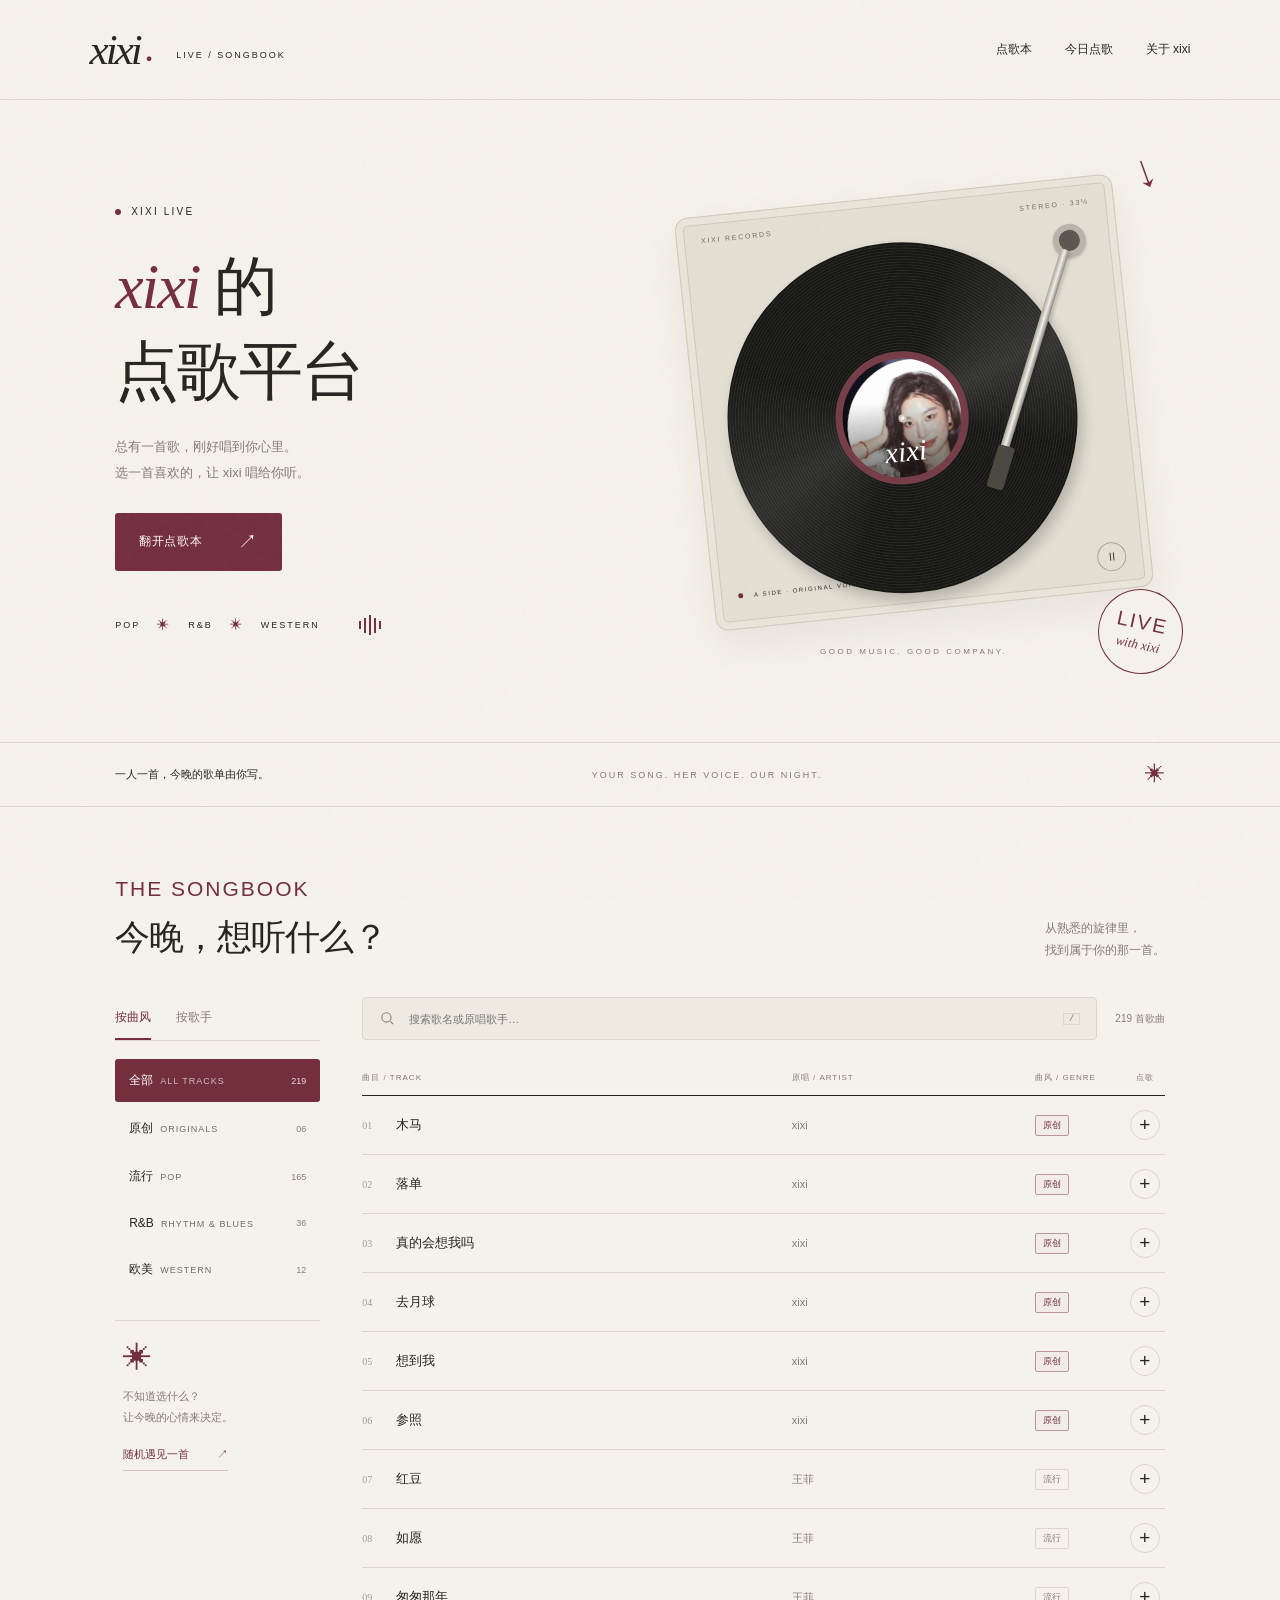
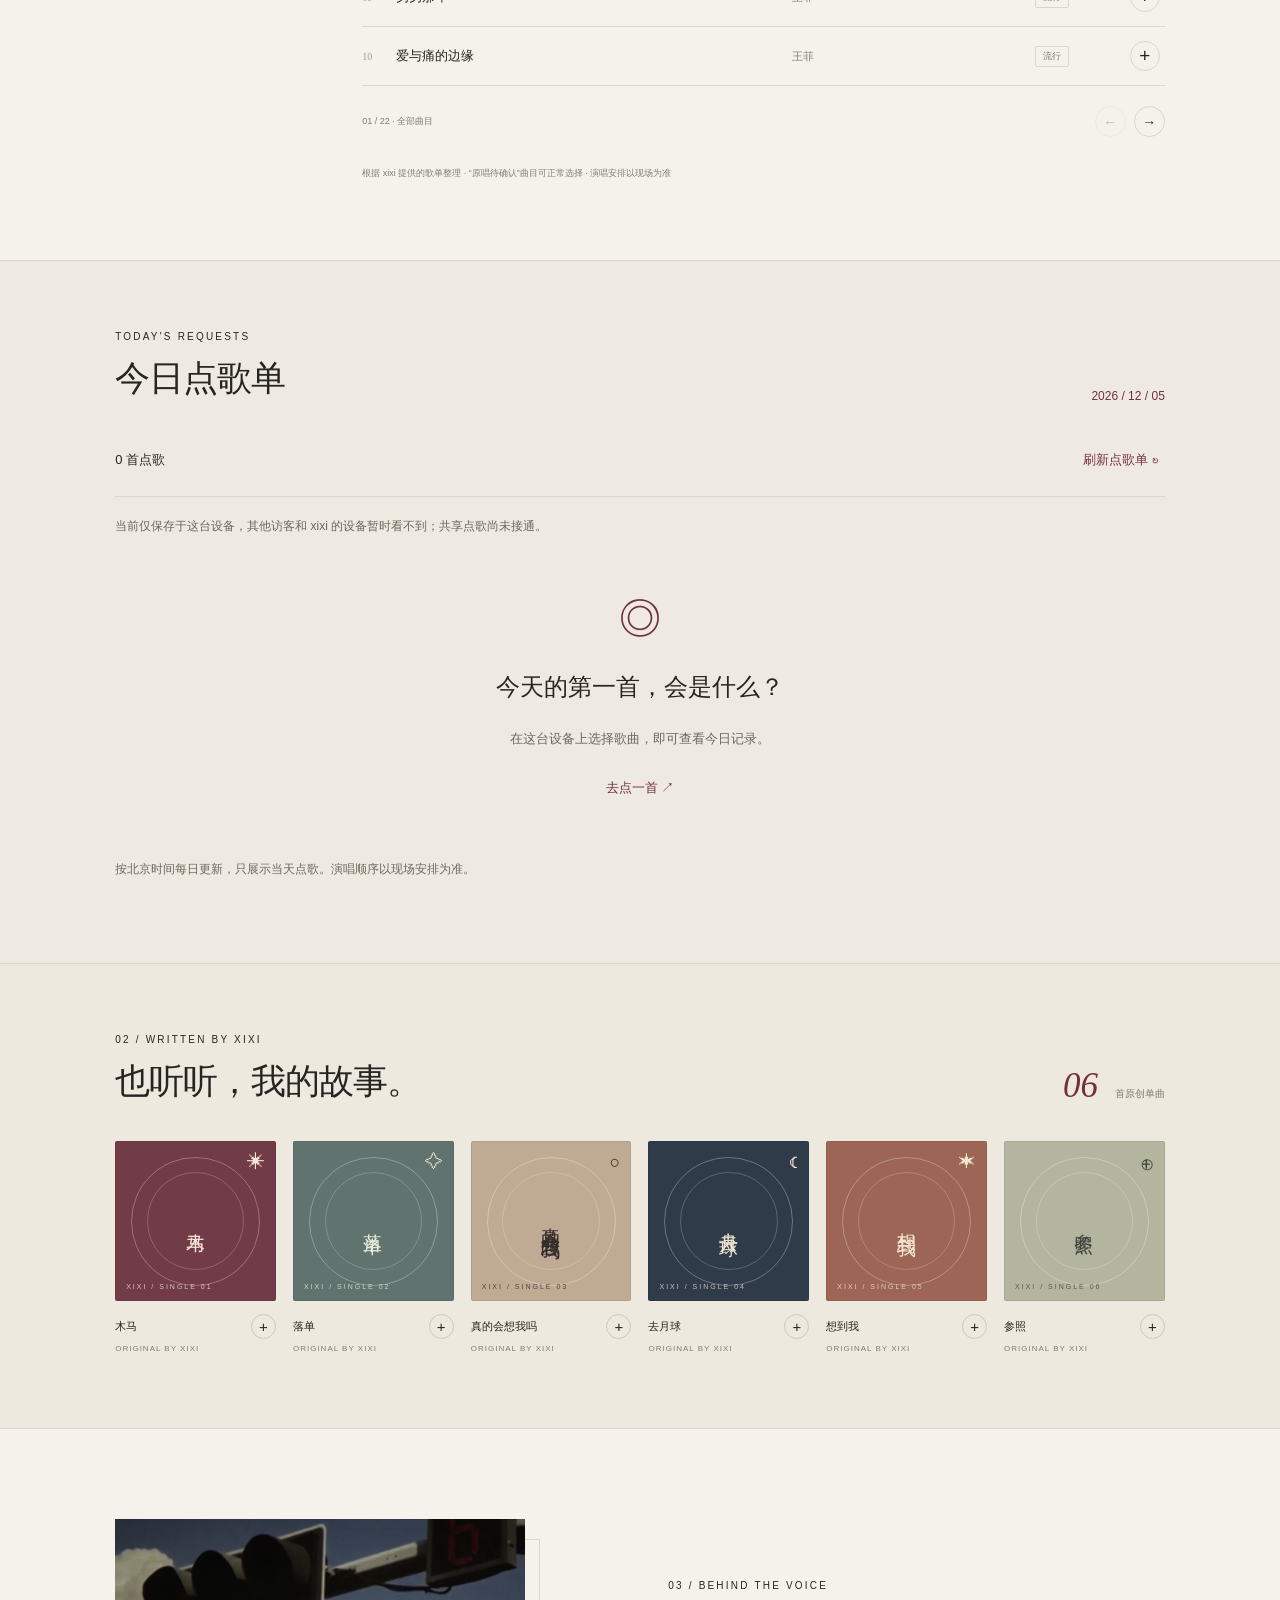
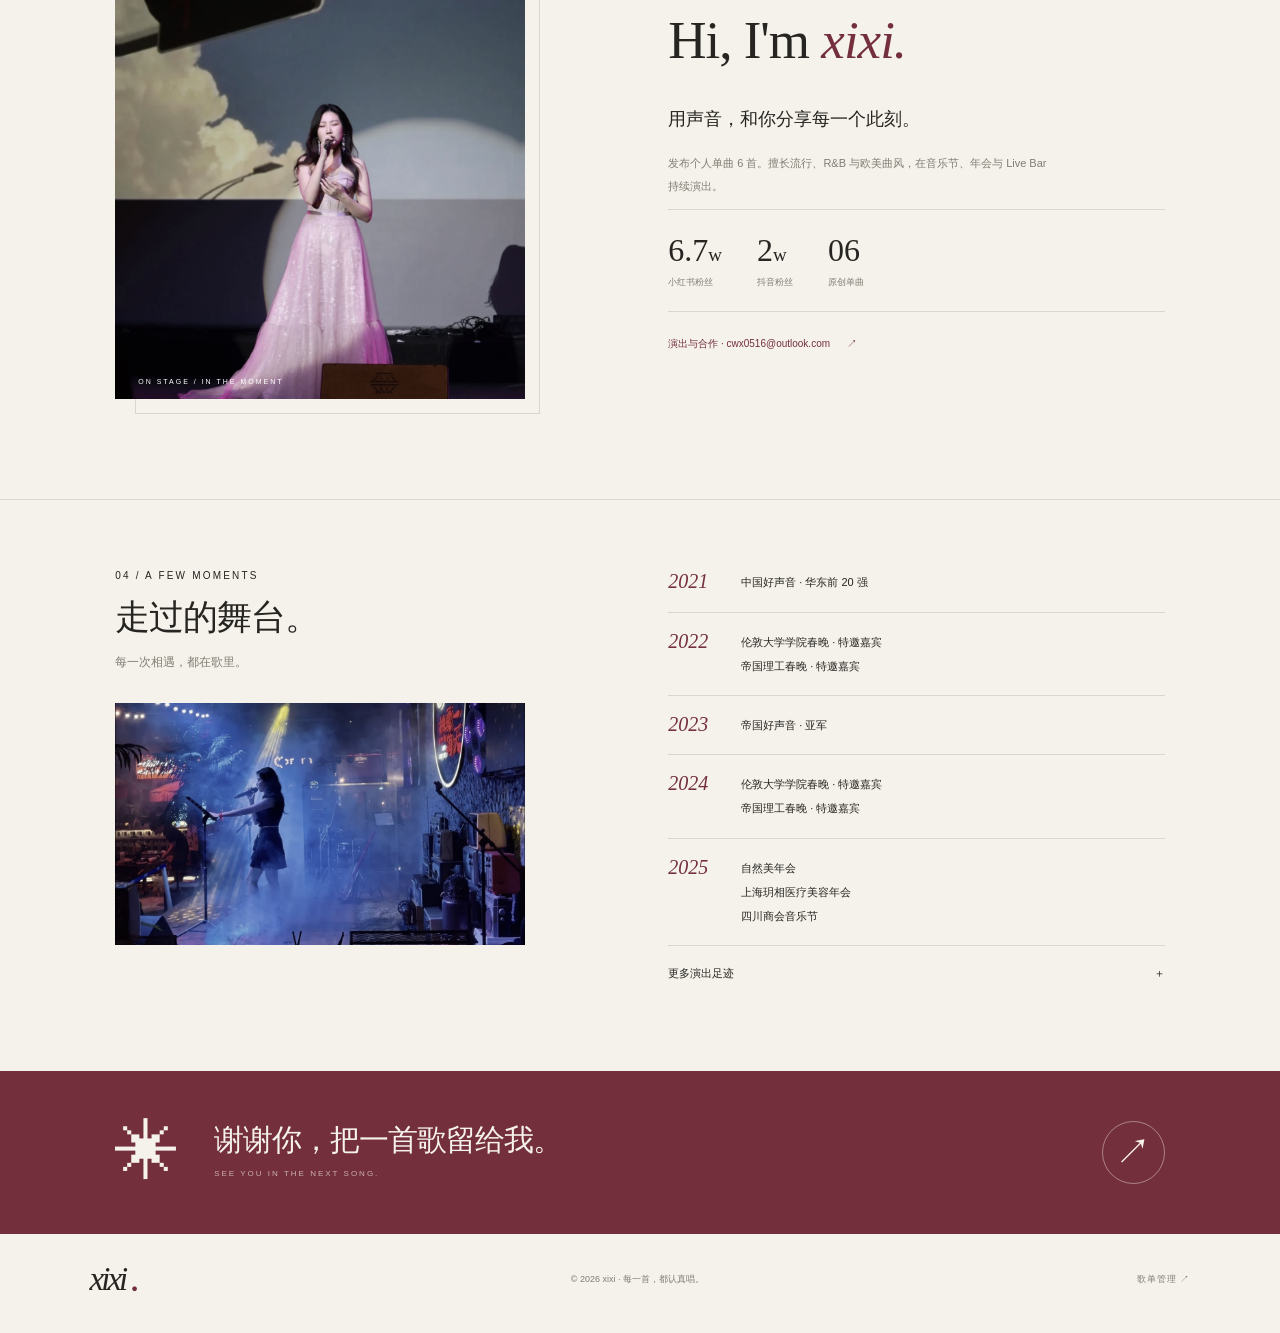
<file: index.html>
<!doctype html>
<html lang="zh-CN">
<head>
  <meta charset="UTF-8">
  <meta name="viewport" content="width=device-width, initial-scale=1">
  <meta name="theme-color" content="#f5f2eb">
  <meta name="description" content="xixi 的点歌平台。按歌手或曲风浏览原创、华语流行、R&B 与欧美歌单，选择歌曲并填写点歌信息。">
  <title>xixi 的点歌平台</title>
  <link rel="icon" href="assets/favicon.svg" type="image/svg+xml">
  <link rel="stylesheet" href="styles.css">
  <link rel="stylesheet" href="mobile.css">
  <script defer src="songs.js"></script>
  <script defer src="queue-config.js"></script>
  <script defer src="app.js"></script>
</head>
<body>
  <header class="header">
    <a class="wordmark" href="#" aria-label="xixi 首页">xixi<span class="brand-dot">●</span><span class="brand-note">LIVE / SONGBOOK</span></a>
    <nav aria-label="主导航"><a class="nav-link active" href="#songbook">点歌本</a><a class="nav-link" href="#today">今日点歌</a><a class="nav-link" href="#about">关于 xixi</a></nav>
  </header>
  <main>
    <section class="hero">
      <div class="hero-copy">
        <div class="eyebrow"><span class="status-dot"></span> XIXI LIVE</div>
        <h1><span class="italic">xixi</span> 的<br>点歌平台</h1>
        <p class="hero-sub">总有一首歌，刚好唱到你心里。<br>选一首喜欢的，让 xixi 唱给你听。</p>
        <a class="primary" href="#songbook">翻开点歌本 <span>↗</span></a>
        <div class="hero-bottom"><span>POP</span><i>✳</i><span>R&B</span><i>✳</i><span>WESTERN</span><div class="tiny-wave"><b></b><b></b><b></b><b></b><b></b></div></div>
      </div>
      <div class="turntable-wrap">
        <div class="handwritten">a song for you <span>↘</span></div>
        <div class="turntable">
          <div class="deck-top"><span>XIXI RECORDS</span><span>STEREO · 33⅓</span></div>
          <div class="vinyl" id="vinyl"><div class="vinyl-label"><img src="assets/portrait.webp" alt="歌手 xixi 的肖像" fetchpriority="high"><div class="label-overlay"></div><span>xixi</span><i class="spindle"></i></div></div>
          <div class="tonearm"><div class="arm-pivot"></div><div class="arm-shaft"></div><div class="arm-head"></div></div>
          <div class="deck-bottom"><span><i class="deck-light"></i> A SIDE · ORIGINAL VOICE</span><button id="spin-toggle" class="spin-toggle" aria-label="暂停黑胶旋转" aria-pressed="false">Ⅱ</button></div>
        </div>
        <span class="record-caption">GOOD MUSIC. GOOD COMPANY.</span><div class="hero-stamp">LIVE<br><span>with xixi</span></div>
      </div>
    </section>
    <div class="ribbon"><span>一人一首，今晚的歌单由你写。</span><span class="ribbon-en">YOUR SONG. HER VOICE. OUR NIGHT.</span><span>✳</span></div>
    <section id="songbook" class="songbook section">
      <div class="section-head"><div><div class="eyebrow songbook-title">THE SONGBOOK</div><h2>今晚，想听什么？</h2></div><p>从熟悉的旋律里，<br>找到属于你的那一首。</p></div>
      <div class="songbook-layout">
        <aside class="filter-sidebar">
          <div class="mode-tabs" role="tablist" aria-label="分类方式"><button class="selected" id="style-tab" role="tab" aria-selected="true">按曲风</button><button id="artist-tab" role="tab" aria-selected="false">按歌手</button></div>
          <div id="filters" class="filters" aria-label="歌曲分类"></div>
          <div class="side-note"><span>✳</span><p>不知道选什么？<br>让今晚的心情来决定。</p><button id="random-song">随机遇见一首 <span>↗</span></button></div>
        </aside>
        <div class="song-content">
          <div class="search-row"><label class="search"><svg viewBox="0 0 24 24" aria-hidden="true"><circle cx="10.5" cy="10.5" r="6.5"></circle><path d="m16 16 4 4"></path></svg><input id="search" type="search" placeholder="搜索歌名或原唱歌手…" aria-label="搜索歌名或原唱歌手"><kbd>/</kbd></label><span id="result-count"></span></div>
          <div class="list-header"><span>曲目 / TRACK</span><span>原唱 / ARTIST</span><span>曲风 / GENRE</span><span>点歌</span></div>
          <div id="song-list" class="song-list"></div>
          <div class="list-footer"><span id="page-info"></span><div><button id="prev-page" aria-label="上一页">←</button><button id="next-page" aria-label="下一页">→</button></div></div>
          <p class="repertoire-note">根据 xixi 提供的歌单整理 · “原唱待确认”曲目可正常选择 · 演唱安排以现场为准</p>
        </div>
      </div>
    </section>
    <section id="today" class="today section">
      <div class="section-head"><div><div class="eyebrow">TODAY'S REQUESTS</div><h2>今日点歌单</h2></div><span id="queue-date" class="queue-date"></span></div>
      <div class="queue-toolbar"><span id="queue-count">0 首点歌</span><button id="refresh-queue" type="button">刷新点歌单 ↻</button></div>
      <p id="queue-status" class="queue-status" role="status"></p>
      <div id="today-list" class="today-list"></div>
      <p class="queue-note">按北京时间每日更新，只展示当天点歌。演唱顺序以现场安排为准。</p>
    </section>
    <section class="originals section" id="originals">
      <div class="section-head"><div><div class="eyebrow">02 / WRITTEN BY XIXI</div><h2>也听听，我的故事。</h2></div><span class="original-count">06 <small>首原创单曲</small></span></div>
      <div class="original-grid" id="original-grid"></div>
    </section>
    <section id="about" class="about section">
      <div class="about-photo"><img src="assets/stage.webp" alt="xixi 穿粉色礼服在舞台上演唱"><span class="photo-caption">ON STAGE / IN THE MOMENT</span></div>
      <div class="about-copy"><div class="eyebrow">03 / BEHIND THE VOICE</div><h2>Hi, I'm <em>xixi.</em></h2><p class="intro">用声音，和你分享每一个此刻。</p><p class="bio">发布个人单曲 6 首。擅长流行、R&B 与欧美曲风，在音乐节、年会与 Live Bar 持续演出。</p><div class="social-stats"><div><strong>6.7<small>w</small></strong><span>小红书粉丝</span></div><div><strong>2<small>w</small></strong><span>抖音粉丝</span></div><div><strong>06</strong><span>原创单曲</span></div></div><a class="text-link" href="mailto:cwx0516@outlook.com">演出与合作 · cwx0516@outlook.com <span>↗</span></a></div>
    </section>
    <section class="experience section">
      <div><div class="eyebrow">04 / A FEW MOMENTS</div><h2>走过的舞台。</h2><p>每一次相遇，都在歌里。</p><div class="live-photo"><img src="assets/live.webp" alt="xixi 在蓝色灯光下的音乐酒馆演出"></div></div>
      <div class="timeline"><div><span>2021</span><p>中国好声音 · 华东前 20 强</p></div><div><span>2022</span><p>伦敦大学学院春晚 · 特邀嘉宾<br>帝国理工春晚 · 特邀嘉宾</p></div><div><span>2023</span><p>帝国好声音 · 亚军</p></div><div><span>2024</span><p>伦敦大学学院春晚 · 特邀嘉宾<br>帝国理工春晚 · 特邀嘉宾</p></div><div><span>2025</span><p>自然美年会<br>上海玥相医疗美容年会<br>四川商会音乐节</p></div><details><summary>更多演出足迹 <span>＋</span></summary><p>城邦 c&b 民谣庭院酒馆 · Mai rnb bar · 春日尧 music bar · 杜鹃妹儿音乐酒馆 · 驻定不烦小酒馆 · 言欢 live bar · perrys</p></details></div>
    </section>
    <section class="closing"><span class="closing-star">✳</span><div><h2>谢谢你，把一首歌留给我。</h2><p>SEE YOU IN THE NEXT SONG.</p></div><a href="#songbook" aria-label="返回点歌本">↗</a></section>
  </main>
  <footer><a class="wordmark" href="#">xixi<span class="brand-dot">●</span></a><span>© <span id="year"></span> xixi · 每一首，都认真唱。</span><a href="admin.html">歌单管理 ↗</a></footer>
  <div id="request-bar" class="request-bar" hidden><div><span class="bar-disc">◎</span><div><strong>你的点歌单</strong><span id="selection-summary"></span></div></div><button id="open-request" class="primary">填写点歌信息 <span>↗</span></button></div>
  <dialog id="request-dialog"><button class="dialog-close" id="close-dialog" aria-label="关闭点歌窗口">×</button><div class="eyebrow">A LITTLE REQUEST</div><h2>这首歌，唱给谁？</h2><p class="dialog-sub">选好歌曲，加入今日点歌单。</p><div id="selected-songs" class="selected-songs"></div><form id="request-form"><div class="form-row"><label>你的昵称<input name="nickname" maxlength="40" placeholder="怎么称呼你？" autocomplete="nickname"></label><label>桌号 / 位置<input name="table" maxlength="40" placeholder="例如：A03 桌"></label></div><label>想说的话 <span class="optional">选填</span><textarea name="message" maxlength="500" rows="3" placeholder="送给某个人，或留一句今晚的心情…"></textarea></label><div class="delivery-note" id="delivery-note"></div><button id="submit-request" type="submit" class="primary full">加入今日点歌单 <span>↗</span></button><div id="form-status" role="status"></div></form></dialog>
  <div class="toast" id="toast" role="status"></div>
</body>
</html>
</file>
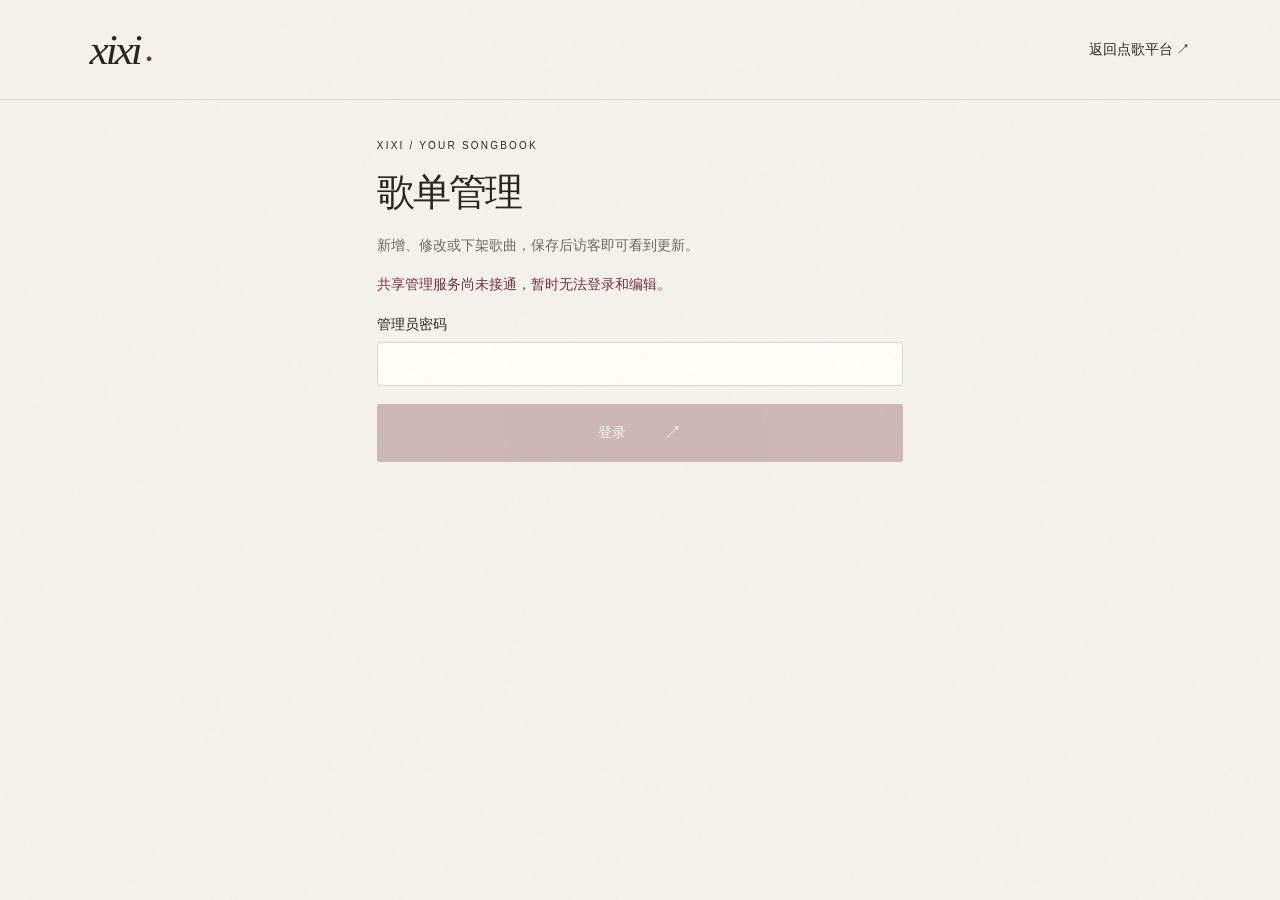
<file: admin.html>
<!doctype html>
<html lang="zh-CN">
<head><meta charset="utf-8"><meta name="viewport" content="width=device-width, initial-scale=1"><title>xixi · 歌单管理</title><link rel="stylesheet" href="styles.css"><link rel="stylesheet" href="mobile.css"><link rel="stylesheet" href="admin.css"><script defer src="songs.js"></script><script defer src="queue-config.js"></script><script defer src="admin.js"></script></head>
<body>
<header class="header"><a class="wordmark" href="index.html">xixi<span class="brand-dot">●</span></a><a href="index.html">返回点歌平台 ↗</a></header>
<main class="admin-main">
  <div class="eyebrow">XIXI / YOUR SONGBOOK</div><h1>歌单管理</h1><p class="admin-intro">新增、修改或下架歌曲，保存后访客即可看到更新。</p>
  <div id="admin-status" role="status"></div>
  <section id="login-panel"><form id="login-form"><label>管理员密码<input name="password" type="password" autocomplete="current-password" required maxlength="200"></label><button class="primary full" id="login-button">登录 <span>↗</span></button></form></section>
  <section id="editor-panel" hidden>
    <div class="admin-actions"><button class="primary" id="add-song">新增歌曲 ＋</button><button class="secondary" id="logout">退出登录</button></div>
    <label class="admin-search">搜索歌曲<input type="search" id="admin-search" placeholder="歌名或原唱"></label><p id="catalog-count"></p>
    <div id="admin-songs"></div>
    <details class="password-settings"><summary>修改管理员密码</summary><form id="password-form"><label>新密码<input type="password" name="newPassword" required minlength="12" maxlength="200" autocomplete="new-password"></label><label>再次输入<input type="password" name="confirmation" required minlength="12" maxlength="200" autocomplete="new-password"></label><button class="secondary full">更新密码</button></form></details>
  </section>
</main>
<dialog id="song-dialog"><button id="close-song" class="dialog-close" aria-label="关闭">×</button><h2 id="edit-title">新增歌曲</h2><form id="song-form"><label>歌名<input name="title" required maxlength="120"></label><label>原唱歌手<input name="artist" required maxlength="120" placeholder="例如：xixi"></label><label>曲风<select name="style"><option>流行</option><option>R&B</option><option>欧美</option><option>原创</option></select></label><label class="enabled-field"><input name="enabled" type="checkbox" checked> 在点歌平台显示</label><p class="admin-intro">取消显示即下架，已提交的点歌记录仍保留。</p><p id="edit-status" role="status"></p><button class="primary full" id="save-song">保存歌曲 <span>↗</span></button></form></dialog>
</body></html>
</file>
<file: styles.css>
@charset "UTF-8";
:root{--paper:#f5f2eb;--ink:#262521;--muted:#817d74;--line:#dad6cc;--wine:#742f3d;--white:#fffdf8;--serif:"Baskerville","Times New Roman","Songti SC","STSong",serif;--sans:"Avenir Next","PingFang SC","Microsoft YaHei",sans-serif}
*{box-sizing:border-box}html{scroll-behavior:smooth;scroll-padding-top:90px}body{margin:0;background:var(--paper);color:var(--ink);font:14px var(--sans);-webkit-font-smoothing:antialiased}body:after{content:"";pointer-events:none;position:fixed;inset:0;z-index:100;opacity:.035;background-image:url("data:image/svg+xml,%3Csvg viewBox='0 0 180 180' xmlns='http://www.w3.org/2000/svg'%3E%3Cfilter id='n'%3E%3CfeTurbulence type='fractalNoise' baseFrequency='.85' numOctaves='3' stitchTiles='stitch'/%3E%3C/filter%3E%3Cpath filter='url(%23n)' opacity='.7' d='M0 0h180v180H0z'/%3E%3C/svg%3E")}a{color:inherit;text-decoration:none}button,input,textarea{font:inherit}button{cursor:pointer;color:inherit}button,a,input,textarea{outline-offset:5px}button:focus-visible,a:focus-visible,input:focus-visible,textarea:focus-visible{outline:2px solid var(--wine)}button{border:0;background:none}img{display:block;width:100%}button:disabled{opacity:.3;cursor:default}[hidden]{display:none!important}.header{max-width:1440px;margin:auto;height:100px;padding:0 7%;display:flex;align-items:center;justify-content:space-between;border-bottom:1px solid var(--line)}.wordmark{font-family:var(--serif);font-style:italic;font-size:43px;letter-spacing:-3px;display:inline-flex;align-items:center}.brand-dot{color:var(--wine);font-style:normal;font-size:11px;margin:17px 0 0 6px;letter-spacing:0}.brand-note{font:9px var(--sans);letter-spacing:2px;line-height:1.4;margin:12px 0 0 24px}.header nav{display:flex;align-items:center;gap:33px;font-size:12px}.nav-link{padding:12px 0}.nav-link:hover{color:var(--wine)}.contact-link{padding:12px 19px;border:1px solid var(--line);border-radius:30px}.contact-link span{margin-left:20px}.hero{max-width:1440px;margin:auto;padding:65px 9% 66px;display:grid;grid-template-columns:1fr 1fr;gap:45px;align-items:center;min-height:605px}.eyebrow{font-size:10px;font-weight:500;letter-spacing:2.2px;display:flex;align-items:center;gap:10px}.status-dot{width:6px;height:6px;background:var(--wine);border-radius:50%}.edition{margin-left:18px;color:var(--muted);font-size:9px}h1{font-family:var(--serif);font-weight:400;font-size:clamp(46px,5vw,72px);line-height:1.32;letter-spacing:-2px;margin:28px 0 20px}.italic{font-style:italic;color:var(--wine)}.hero-sub{line-height:1.95;color:var(--muted);font-size:13px;margin-bottom:28px}.primary{display:inline-flex;align-items:center;justify-content:center;gap:36px;padding:16px 24px;border-radius:3px;background:var(--wine);color:var(--white);font-size:12px;letter-spacing:.6px;transition:background .2s,transform .2s}.primary:hover{background:#582230;transform:translateY(-2px)}.primary span{font-size:19px}.hero-bottom{display:flex;align-items:center;gap:17px;font-size:9px;letter-spacing:2px;margin-top:45px}.hero-bottom i{font-size:12px;color:var(--wine);font-style:normal}.tiny-wave{display:flex;gap:3px;height:19px;align-items:center;margin-left:22px}.tiny-wave b{background:var(--wine);width:2px;height:8px}.tiny-wave b:nth-child(2),.tiny-wave b:nth-child(4){height:15px}.tiny-wave b:nth-child(3){height:20px}.turntable-wrap{position:relative;padding:30px 0 20px;isolation:isolate}.handwritten{position:absolute;right:5px;top:-4px;font:italic 22px var(--serif);color:var(--wine);transform:rotate(-8deg)}.handwritten span{display:inline-block;font-size:35px;transform:rotate(25deg);margin-left:10px}.turntable{position:relative;width:100%;max-width:440px;aspect-ratio:1.06;margin:auto;background:#e4dfd3;border:1px solid #d1cbbd;border-radius:13px;box-shadow:0 16px 36px #34312712,inset 0 0 0 7px #e9e5da,inset 0 0 0 8px #cfc9bd;transform:rotate(-6deg);padding:20px 24px}.deck-top{display:flex;justify-content:space-between;font-size:7px;letter-spacing:1.8px;color:#716b60}.vinyl{position:absolute;width:80%;aspect-ratio:1;left:7%;top:11%;border-radius:50%;background:repeating-radial-gradient(circle at center,#161614 0,#161614 1px,#292925 1.6px,#151513 2.8px);box-shadow:4px 8px 14px #0003;animation:spin 22s linear infinite}.vinyl:before{content:"";position:absolute;inset:0;border-radius:50%;background:conic-gradient(from 22deg,transparent 0deg,#ffffff1f 45deg,transparent 82deg,transparent 180deg,#ffffff19 222deg,transparent 270deg)}.vinyl-label{position:absolute;inset:31%;border-radius:50%;overflow:hidden;border:7px solid #753d48;background:var(--wine)}.vinyl-label img{height:100%;object-fit:cover;object-position:50% 25%}.label-overlay{position:absolute;inset:0;background:linear-gradient(0deg,#0009,transparent 65%)}.vinyl-label>span{position:absolute;bottom:8%;left:0;right:0;text-align:center;font:italic 29px var(--serif);color:#fff}.spindle{position:absolute;width:8px;height:8px;background:var(--paper);border:2px solid #ccc4b5;border-radius:50%;top:calc(50% - 4px);left:calc(50% - 4px)}.tonearm{position:absolute;inset:0;pointer-events:none}.arm-pivot{position:absolute;width:33px;height:33px;right:7%;top:11%;border:6px solid #b8b4aa;border-radius:50%;background:#5b5750;box-shadow:0 2px 3px #0003}.arm-shaft{position:absolute;right:11%;top:17%;height:55%;width:9px;background:linear-gradient(90deg,#a7a49b,#f0eee7,#88847c);border-radius:6px;transform-origin:top center;transform:rotate(23deg);box-shadow:3px 1px 3px #0002}.arm-head{position:absolute;right:30%;bottom:27%;width:17px;height:44px;background:#4a4841;border-radius:3px;transform:rotate(23deg);box-shadow:1px 3px 4px #0002}.deck-bottom{position:absolute;left:24px;right:24px;bottom:18px;display:flex;align-items:center;justify-content:space-between;font-size:6px;letter-spacing:1.6px}.deck-light{display:inline-block;width:5px;height:5px;border-radius:50%;background:var(--wine);margin-right:8px}.spin-toggle{height:29px;width:29px;border:1px solid #aaa496;border-radius:50%;font-size:11px}.record-caption{display:block;text-align:center;font-size:8px;letter-spacing:2.5px;margin-top:37px;color:var(--muted)}.hero-stamp{position:absolute;right:-18px;bottom:2px;background:var(--paper);border:1px solid var(--wine);color:var(--wine);border-radius:50%;width:85px;height:85px;display:flex;align-items:center;justify-content:center;flex-direction:column;transform:rotate(12deg);font-size:20px;letter-spacing:2px}.hero-stamp span{font:italic 13px var(--serif);letter-spacing:0;margin-top:3px}.ribbon{border-block:1px solid var(--line);max-width:1440px;margin:auto;padding:20px 9%;display:flex;justify-content:space-between;align-items:center;font-size:11px}.ribbon-en{letter-spacing:2px;color:var(--muted);font-size:9px}.ribbon>span:last-child{color:var(--wine);font-size:20px}.section{max-width:1440px;margin:auto;padding:70px 9%}.section-head{display:flex;justify-content:space-between;align-items:end;margin-bottom:35px}h2{font-family:var(--serif);font-size:35px;line-height:1.4;letter-spacing:-1px;font-weight:400;margin:12px 0 0}.section-head>p{color:var(--muted);font-size:12px;line-height:1.9;margin:0}.songbook-layout{display:grid;grid-template-columns:205px 1fr;gap:42px}.mode-tabs{display:flex;border-bottom:1px solid var(--line);margin-bottom:18px;gap:25px}.mode-tabs button{font-size:12px;padding:12px 0;color:var(--muted);border-bottom:2px solid transparent}.mode-tabs button.selected{color:var(--wine);border-color:var(--wine)}.filters{display:flex;flex-direction:column;gap:5px;max-height:343px;overflow:auto;scrollbar-width:thin}.filter{display:flex;justify-content:space-between;align-items:center;width:100%;padding:13px 14px;text-align:left;font-size:12px;border-radius:3px}.filter>span:last-child{font-size:9px;color:var(--muted)}.filter:hover{background:#ebe7de}.filter.selected{background:var(--wine);color:white}.filter.selected>span:last-child{color:#ecdae0}.filter .en{font-size:9px;letter-spacing:1px;margin-left:7px;opacity:.65}.side-note{border-top:1px solid var(--line);margin-top:29px;padding:21px 8px}.side-note>span{font-size:29px;color:var(--wine)}.side-note p{color:var(--muted);line-height:1.9;font-size:11px}.side-note button{padding:8px 0;font-size:11px;color:var(--wine);border-bottom:1px solid #742f3d40}.side-note button span{margin-left:25px}.search-row{display:flex;align-items:center;gap:18px;margin-bottom:20px}.search{display:flex;align-items:center;gap:11px;flex:1;background:#eeeae2;border:1px solid var(--line);padding:12px 16px;border-radius:4px}.search svg{width:17px;height:17px;fill:none;stroke:var(--muted);stroke-width:1.5;flex-shrink:0}.search input{background:none;border:0;width:100%;font-size:11px;outline:none}.search kbd{color:var(--muted);border:1px solid var(--line);padding:0 5px;font-size:9px}#result-count{white-space:nowrap;font-size:10px;color:var(--muted)}.list-header,.song-row{display:grid;grid-template-columns:minmax(0,1.8fr) minmax(0,1fr) 80px 40px;align-items:center;gap:10px}.list-header{color:var(--muted);font-size:8px;letter-spacing:1px;padding:12px 0;border-bottom:1px solid var(--ink)}.list-header>span:last-child{text-align:center}.song-row{min-height:59px;border-bottom:1px solid var(--line);transition:background .15s}.song-row:hover{background:#eeeae1}.track-title{display:flex;gap:17px;align-items:center;min-width:0}.track-number{font:10px var(--serif);color:#a39b90;min-width:17px}.track-text{font-size:13px;white-space:nowrap;text-overflow:ellipsis;overflow:hidden}.artist-name{font-size:11px;color:var(--muted);white-space:nowrap;overflow:hidden;text-overflow:ellipsis}.genre{font-size:9px;border:1px solid var(--line);width:fit-content;padding:3px 7px;border-radius:2px;color:var(--muted)}.genre-original{color:var(--wine);border-color:#b9969d;background:#742f3d07}.request-button{width:30px;height:30px;border:1px solid var(--line);border-radius:50%;font-size:19px;justify-self:center;transition:background .2s}.request-button:hover{color:white;background:var(--wine);border-color:var(--wine)}.request-button.chosen{background:var(--wine);color:white;border-color:var(--wine);font-size:13px}.list-footer{display:flex;justify-content:space-between;align-items:center;padding:20px 0}.list-footer>span{font-size:9px;color:var(--muted)}.list-footer>div{display:flex;gap:8px}.list-footer button{border:1px solid var(--line);width:31px;height:31px;border-radius:50%}.repertoire-note{font-size:9px;color:var(--muted);line-height:1.7}.empty-state{padding:70px 15px;text-align:center;line-height:2;color:var(--muted)}.originals{background:#eee9df;border-block:1px solid var(--line)}.original-count{font:italic 35px var(--serif);color:var(--wine)}.original-count small{font:10px var(--sans);color:var(--muted);margin-left:8px}.original-grid{display:grid;grid-template-columns:repeat(6,1fr);gap:17px}.original-card{min-width:0;position:relative}.mini-sleeve{aspect-ratio:1;position:relative;overflow:hidden;display:flex;align-items:center;justify-content:center;background:var(--sleeve);border:1px solid #0001;border-radius:2px}.mini-sleeve:before{content:"";position:absolute;width:80%;height:80%;border:1px solid #ffffff4a;border-radius:50%}.mini-sleeve:after{content:"";position:absolute;width:60%;height:60%;border:1px solid #ffffff35;border-radius:50%}.cover-title{position:relative;z-index:1;font:19px var(--serif);color:var(--cover-ink);writing-mode:vertical-rl;letter-spacing:3px}.cover-no{position:absolute;bottom:10px;left:10px;font-size:7px;letter-spacing:2px;color:var(--cover-ink);opacity:.8}.cover-star{position:absolute;top:10px;right:10px;color:var(--cover-ink);font-size:18px}.original-meta{display:flex;justify-content:space-between;align-items:center;gap:4px;margin-top:13px}.original-meta strong{font-size:11px;font-weight:500}.original-meta button{width:25px;height:25px;flex-shrink:0;border:1px solid #cfc8bb;border-radius:50%;font-size:15px}.original-card>p{font-size:8px;letter-spacing:1px;color:var(--muted);margin:5px 0}.about{display:grid;grid-template-columns:1fr 1.05fr;gap:80px;padding-top:90px;padding-bottom:85px;align-items:center}.about-photo{position:relative;max-width:425px;padding:0 15px 15px 0}.about-photo:after{content:"";position:absolute;inset:20px 0 0 20px;border:1px solid var(--line);z-index:-1}.about-photo img{height:480px;object-fit:cover;object-position:50% 57%;filter:saturate(.65)}.photo-caption{position:absolute;bottom:29px;left:23px;color:white;font-size:7px;letter-spacing:2px}.about h2{font-size:53px}.about h2 em{color:var(--wine)}.intro{font-family:var(--serif);font-size:18px;line-height:1.9;margin:25px 0 16px}.bio{font-size:11px;line-height:2.1;color:var(--muted);max-width:385px}.profile-tags{display:flex;gap:7px;margin:18px 0 26px}.profile-tags span{border:1px solid var(--line);padding:6px 10px;font-size:9px}.social-stats{display:flex;gap:35px;border-block:1px solid var(--line);padding:22px 0;margin-bottom:22px}.social-stats>div{display:flex;flex-direction:column;gap:7px}.social-stats strong{font:32px var(--serif);font-weight:400}.social-stats strong small{font-size:19px}.social-stats span{font-size:9px;color:var(--muted)}.text-link{font-size:10px;color:var(--wine);line-height:2}.text-link span{margin-left:14px}.experience{border-top:1px solid var(--line);display:grid;grid-template-columns:1fr 1.05fr;gap:80px}.experience>div>p{font-size:12px;color:var(--muted)}.live-photo{margin-top:32px;max-width:410px}.live-photo img{aspect-ratio:1.7;object-fit:cover;filter:saturate(.6)}.timeline>div{display:grid;grid-template-columns:56px 1fr;gap:17px;border-bottom:1px solid var(--line);padding:17px 0}.timeline>div:first-child{padding-top:0}.timeline>div>span{font:italic 20px var(--serif);color:var(--wine)}.timeline p{font-size:11px;line-height:2.2;margin:0}.timeline details{font-size:11px;padding:20px 0}.timeline summary{cursor:pointer;list-style:none;display:flex;justify-content:space-between}.timeline details p{padding-top:15px;color:var(--muted)}.closing{max-width:1440px;margin:auto;background:var(--wine);color:var(--paper);padding:44px 9%;display:flex;align-items:center;gap:34px}.closing-star{font-size:65px;font-weight:100}.closing h2{font-size:30px;margin:0}.closing p{letter-spacing:2px;font-size:8px;opacity:.65}.closing>a{margin-left:auto;font-size:36px;width:63px;height:63px;border:1px solid #fff6;border-radius:50%;display:grid;place-items:center}footer{max-width:1440px;margin:auto;padding:27px 7% 35px;display:flex;align-items:center;justify-content:space-between}footer>.wordmark{font-size:33px}footer>span,footer>a:last-child{font-size:9px;color:var(--muted)}footer>a:last-child{letter-spacing:1px}.request-bar{position:fixed;bottom:22px;left:50%;transform:translateX(-50%);width:min(710px,calc(100% - 32px));background:#fffdf8f5;backdrop-filter:blur(15px);border:1px solid var(--line);border-radius:6px;box-shadow:0 7px 35px #0002;z-index:50;padding:13px 16px;display:flex;align-items:center;justify-content:space-between;gap:20px}.request-bar>div{display:flex;align-items:center;gap:13px;min-width:0}.bar-disc{font-size:33px;color:var(--wine)}.request-bar>div>div{display:flex;flex-direction:column;gap:5px;min-width:0}.request-bar strong{font-size:12px;font-weight:500}#selection-summary{font-size:10px;color:var(--muted);overflow:hidden;white-space:nowrap;text-overflow:ellipsis;max-width:300px}.request-bar .primary{padding:11px 16px;gap:20px;white-space:nowrap}body.has-selection footer{padding-bottom:115px}dialog{background:var(--paper);color:var(--ink);border:1px solid var(--line);border-radius:8px;width:min(520px,calc(100% - 28px));padding:35px;max-height:90dvh;overflow:auto;box-shadow:0 25px 100px #0004}dialog::backdrop{background:#24221dcc;backdrop-filter:blur(5px)}.dialog-close{position:absolute;right:15px;top:9px;font-size:28px;color:var(--muted);width:35px;height:35px}dialog h2{font-size:29px}.dialog-sub{font-size:12px;color:var(--muted);margin-bottom:23px}.selected-songs{display:flex;flex-wrap:wrap;gap:7px;margin-bottom:23px}.selected-chip{background:#e8dedc;color:var(--wine);border-radius:3px;font-size:11px;padding:8px 10px;display:flex;gap:12px;align-items:center}.selected-chip button{padding:0;color:var(--wine);font-size:16px}form label{display:block;font-size:11px}form input,form textarea{width:100%;background:var(--white);border:1px solid var(--line);padding:12px;margin-top:8px;border-radius:3px;font-size:12px;resize:vertical}.form-row{display:grid;grid-template-columns:1fr 1fr;gap:15px;margin-bottom:18px}.optional{color:var(--muted);font-size:9px;margin-left:8px}.delivery-note{font-size:10px;color:var(--muted);line-height:1.9;margin:18px 0}.full{width:100%}.secondary{border:1px solid var(--line);border-radius:3px;padding:13px;margin-top:9px;font-size:11px}.email-help{font-size:10px;color:var(--muted);text-align:center}.email-help a{color:var(--wine)}#form-status{font-size:11px;line-height:1.8;color:var(--wine)}.toast{position:fixed;bottom:120px;left:50%;transform:translate(-50%,10px);max-width:calc(100% - 32px);padding:12px 20px;background:var(--ink);color:var(--paper);border-radius:4px;z-index:110;opacity:0;pointer-events:none;transition:opacity .2s,transform .2s;font-size:11px;text-align:center}.toast.show{opacity:1;transform:translate(-50%,0)}.paused{animation-play-state:paused!important}@keyframes spin{to{transform:rotate(360deg)}}@media(min-width:1441px){.hero{min-height:670px}.turntable{max-width:470px}}@media(max-width:1000px){.header{padding-inline:5%}.hero,.section,.ribbon,.closing{padding-left:6%;padding-right:6%}.hero{gap:25px}.songbook-layout{grid-template-columns:170px 1fr;gap:25px}.original-grid{gap:11px}.about,.experience{gap:40px}.about-photo img{height:425px}.hero-stamp{right:-7px}.list-header,.song-row{grid-template-columns:minmax(0,1.7fr) minmax(0,1fr) 58px 32px}.track-title{gap:10px}.hero-bottom{gap:12px}}
@media(max-width:680px){html{scroll-padding-top:22px}.header{height:78px;padding:0 6%}.wordmark{font-size:37px}.brand-note{display:none}.header nav{gap:17px;font-size:10px}.contact-link{padding:9px 10px}.contact-link span{margin-left:7px}.hero{grid-template-columns:1fr;padding:35px 7% 29px;gap:20px}.hero-copy{position:relative}.eyebrow{font-size:8px;letter-spacing:1.7px}.edition{font-size:7px;margin-left:auto}h1{font-size:53px;margin:20px 0 15px;line-height:1.26}.hero-sub{font-size:11px;line-height:1.9;margin:14px 0 20px}.primary{padding:13px 20px;font-size:11px}.hero-bottom{position:absolute;right:0;bottom:9px;gap:9px;margin:0;font-size:7px;letter-spacing:1px}.hero-bottom .tiny-wave{display:none}.turntable-wrap{max-width:350px;width:88%;margin:12px auto 0;padding-top:25px}.turntable{max-width:310px}.handwritten{font-size:19px;right:0;top:-4px}.handwritten span{font-size:27px}.hero-stamp{width:63px;height:63px;font-size:16px;right:-12px;bottom:10px}.hero-stamp span{font-size:10px}.record-caption{font-size:6px;margin-top:27px}.deck-top{font-size:5px}.deck-bottom{font-size:4px;left:20px;right:20px;bottom:14px;letter-spacing:1px}.spin-toggle{width:25px;height:25px}.arm-pivot{width:26px;height:26px;border-width:5px}.arm-shaft{width:7px}.arm-head{width:13px;height:34px}.vinyl-label{border-width:5px}.vinyl-label>span{font-size:23px}.ribbon{padding:16px 7%;font-size:9px}.ribbon-en{display:none}.ribbon>span:last-child{font-size:16px}.section{padding:43px 7%}.section-head{margin-bottom:23px}h2{font-size:27px}.section-head>p{font-size:9px;line-height:1.8}.songbook-layout{grid-template-columns:1fr;gap:16px}.mode-tabs{gap:26px;margin-bottom:11px}.mode-tabs button{padding:8px 0;font-size:11px}.filters{flex-direction:row;gap:7px;overflow:auto;max-height:none;padding-bottom:5px}.filter{flex-shrink:0;width:auto;gap:10px;padding:10px 13px;font-size:10px;border:1px solid var(--line);border-radius:3px;max-width:200px}.filter>span:first-child{white-space:nowrap;overflow:hidden;text-overflow:ellipsis}.filter .en{display:none}.filter>span:last-child{font-size:8px}.side-note{display:none}.search-row{gap:10px;margin-bottom:9px}.search{padding:11px 12px}.search input{font-size:10px}.search kbd{display:none}#result-count{font-size:8px}.list-header,.song-row{grid-template-columns:minmax(0,1.65fr) minmax(0,1fr) 44px 30px;gap:7px}.list-header{font-size:6px;letter-spacing:.5px;padding:12px 0}.song-row{min-height:60px}.track-title{gap:9px}.track-number{font-size:9px;min-width:13px}.track-text{font-size:11px}.artist-name{font-size:9px}.genre{font-size:7px;padding:3px 5px}.request-button{width:27px;height:27px;font-size:18px}.list-footer{padding:17px 0}.repertoire-note{font-size:8px}.original-count{font-size:27px}.original-count small{font-size:8px;margin-left:3px}.original-grid{grid-template-columns:repeat(3,1fr);gap:21px 13px}.cover-title{font-size:18px}.original-meta{margin-top:9px}.original-meta strong{font-size:10px}.original-card>p{font-size:7px}.cover-no{font-size:5px;left:7px;bottom:7px}.cover-star{font-size:16px;right:7px;top:7px}.about{grid-template-columns:1fr;gap:32px;padding-top:48px;padding-bottom:45px}.about-photo{width:85%;max-width:360px;margin:0 auto}.about-photo img{height:350px;object-position:50% 70%}.about h2{font-size:44px}.intro{font-size:17px;margin:15px 0}.bio{font-size:11px}.social-stats{gap:40px}.social-stats strong{font-size:30px}.experience{grid-template-columns:1fr;gap:30px}.live-photo{margin-top:25px}.timeline>div{padding:14px 0}.timeline p{font-size:11px}.closing{padding:30px 7%;gap:15px}.closing-star{font-size:42px}.closing h2{font-size:18px;letter-spacing:-.5px}.closing p{font-size:6px;letter-spacing:1px}.closing>a{width:38px;height:38px;font-size:25px;flex-shrink:0}footer{padding:24px 6%;gap:12px}footer>.wordmark{font-size:30px}footer>span{font-size:7px}footer>a:last-child{font-size:6px;letter-spacing:.6px}.request-bar{bottom:12px;padding:11px;gap:8px}.bar-disc{font-size:27px}.request-bar>div{gap:9px}.request-bar strong{font-size:10px}#selection-summary{font-size:8px;max-width:145px}.request-bar .primary{padding:10px 12px;gap:10px;font-size:9px}.request-bar .primary span{font-size:15px}dialog{padding:28px 22px}dialog h2{font-size:26px}.dialog-sub{font-size:11px}.toast{font-size:10px}}
.filter-sidebar,.song-content,.search{min-width:0}
@media(prefers-reduced-motion:reduce){html{scroll-behavior:auto}.vinyl{animation:none}.primary,.toast{transition:none}}
</file>
<file: mobile.css>
.songbook-title{font:500 21px var(--sans);letter-spacing:2px;color:var(--wine)}
.today{border-top:1px solid var(--line);background:#efeae1}
.queue-date{font-size:12px;color:var(--wine);white-space:nowrap}
.queue-toolbar{display:flex;justify-content:space-between;align-items:center;font-size:13px;border-bottom:1px solid var(--line);padding-bottom:14px}
.queue-toolbar button{min-height:44px;color:var(--wine)}
.queue-status,.queue-note{font-size:12px;color:#6d675e;line-height:1.9}
.queue-status{margin:18px 0}
.queue-empty{padding:35px 10px;text-align:center}
.queue-empty>span{font-size:42px;color:var(--wine)}
.queue-empty h3{font:24px var(--serif);font-weight:400}
.queue-empty p{font-size:13px;color:#6d675e;line-height:1.9}
.queue-empty a{display:inline-block;color:var(--wine);padding:14px;font-size:13px}
.queue-item{padding:20px 0;border-bottom:1px solid var(--line)}
.queue-item-head{display:flex;align-items:center;gap:12px;font-size:12px}
.queue-item-head strong{font-weight:500;color:var(--wine)}
.queue-item-head time{margin-left:auto;color:#6d675e}
.queue-tracks p{font-size:16px;margin:12px 0}
.queue-tracks small{font-size:12px;color:#6d675e;display:block;margin-top:5px}
.queue-message{font-size:13px;line-height:1.8;white-space:pre-wrap;overflow-wrap:anywhere;color:#6d675e;margin-bottom:0}
.queue-item-head strong,.queue-item-head>span{overflow-wrap:anywhere;min-width:0}
.queue-item-head time{flex-shrink:0}
@media(max-width:680px){
  .header{height:70px;padding-inline:6%}.header nav{gap:17px;font-size:12px}.nav-link{min-height:44px;display:flex;align-items:center}
  .hero{grid-template-columns:minmax(0,1.05fr) minmax(0,1fr);padding:30px 6% 28px;gap:14px;min-height:0;align-items:center}
  .hero-copy{min-width:0}.hero .eyebrow{font-size:10px;letter-spacing:2px}.hero h1{font-size:clamp(28px,8.4vw,49px);letter-spacing:-1px;line-height:1.25;margin:14px 0}
  .hero h1 .italic{font-size:1.22em}.hero-sub{font-size:12px;line-height:1.9;margin:12px 0 18px}.hero-sub br{display:none}
  .hero .primary{font-size:12px;padding:11px 12px;gap:8px;min-height:44px}
  .hero-bottom{position:static;flex-wrap:wrap;margin-top:18px;font-size:8px;gap:7px}
  .turntable-wrap{width:100%;max-width:none;margin:0;padding:18px 0 24px;align-self:center}
  .turntable{padding:12px;max-width:none;border-radius:8px;box-shadow:0 7px 15px #34312712,inset 0 0 0 3px #e9e5da,inset 0 0 0 4px #cfc9bd}
  .handwritten{font-size:14px;right:0;top:-10px;white-space:nowrap}.handwritten span{font-size:19px;margin-left:3px}
  .deck-top{font-size:4px;letter-spacing:.4px}.deck-top>span:last-child{display:none}
  .tonearm .arm-pivot{width:17px;height:17px;border-width:3px}.arm-shaft{width:4px}.arm-head{width:9px;height:22px}
  .deck-bottom{left:auto;right:-5px;bottom:-20px}.deck-bottom>span{display:none}.spin-toggle{width:44px;height:44px;background:var(--paper);font-size:14px}
  .vinyl-label{inset:28%;border-width:3px}.vinyl-label>span{font-size:14px}.record-caption{font-size:5px;letter-spacing:1px;margin-top:23px}.hero-stamp{display:none}
  .ribbon{padding:15px 6%;font-size:11px}
  .section{padding:36px 6%}.songbook-title{font-size:21px;letter-spacing:2px}
  .section-head>p{display:none}.section-head{margin-bottom:20px}h2{font-size:28px}
  .mode-tabs{gap:30px}.mode-tabs button{min-height:46px;font-size:15px}
  .filter{min-height:44px;padding:10px 14px;font-size:13px}.filter>span:last-child{font-size:10px}
  .search{min-height:48px;background:var(--white)}.search input{font-size:16px}#result-count{font-size:11px}
  .list-header{grid-template-columns:1fr 44px;font-size:10px}.list-header>span:nth-child(2),.list-header>span:nth-child(3){display:none}
  .song-row{position:relative;grid-template-columns:minmax(0,1fr) 44px;grid-template-rows:auto auto;column-gap:12px;row-gap:5px;min-height:80px;padding:13px 0}
  .track-title{grid-column:1;grid-row:1;gap:11px}.track-number{font-size:12px;min-width:17px}.track-text{font-size:16px;white-space:normal;line-height:1.5;overflow-wrap:anywhere}
  .artist-name{grid-column:1;grid-row:2;font-size:12px;line-height:1.5;margin-left:28px;padding-right:52px;color:#6d675e}
  .song-row>.genre{position:absolute;right:56px;bottom:14px;font-size:9px;padding:2px 5px}
  .request-button{grid-column:2;grid-row:1/3;width:44px;height:44px;font-size:24px}.request-button.chosen{font-size:17px}
  .list-footer>span{font-size:11px}.list-footer button{width:44px;height:44px;font-size:17px}
  .repertoire-note{font-size:11px;line-height:1.8}
  .original-grid{gap:23px 12px}.original-meta{align-items:start;gap:2px;position:relative;padding-bottom:40px}
  .original-meta strong{font-size:13px;line-height:1.5}.original-meta button{position:absolute;left:0;bottom:0;width:38px;height:38px;font-size:20px}
  .original-card>p{font-size:8px;margin-top:8px}.cover-title{font-size:17px}
  .about .bio,.timeline p{font-size:14px;line-height:2}.intro{font-size:18px}.text-link{font-size:12px}
  .social-stats span{font-size:12px}.experience>div>p{font-size:13px}.timeline details{font-size:13px}
  .request-bar{bottom:max(10px,env(safe-area-inset-bottom));padding:12px;gap:10px}.request-bar strong{font-size:13px}#selection-summary{font-size:11px;max-width:130px}
  .request-bar .primary{font-size:12px;min-height:44px;padding:10px 12px}.request-bar .primary span{font-size:17px}
  form label{font-size:14px}form input,form textarea{font-size:16px}.form-row{gap:12px}.dialog-sub{font-size:14px}.delivery-note{font-size:12px}
  .selected-chip{font-size:14px;padding:7px 10px}.selected-chip button{width:32px;height:32px}
  dialog .primary{font-size:15px;min-height:48px}.dialog-close{width:44px;height:44px}#form-status{font-size:13px}
  .closing h2{font-size:18px}.queue-date{font-size:11px}.queue-item-head{font-size:13px}.queue-status{font-size:12px}
}
@media(max-width:350px){
  .header nav{gap:12px;font-size:11px}.hero-sub{font-size:11px}.hero .primary{font-size:11px;padding:10px 8px}.hero-bottom{font-size:7px;gap:5px}
  .request-bar .bar-disc{display:none}#selection-summary{max-width:112px}.request-bar .primary{font-size:11px}.form-row{grid-template-columns:1fr}
}
</file>
<file: admin.css>
.admin-main{max-width:680px;margin:auto;padding:40px 6% 80px}.admin-main h1{font-size:38px;margin:16px 0}.admin-intro{font-size:14px;color:#6d675e;line-height:1.8}.admin-main form label{margin:18px 0;font-size:14px}.admin-main input,dialog input,dialog select{font-size:16px}.admin-actions{display:flex;justify-content:space-between;align-items:center;gap:15px;margin:24px 0}.admin-actions .secondary{margin:0}.admin-search{font-size:14px;display:block}.admin-search input{width:100%;background:var(--white);border:1px solid var(--line);padding:13px;margin-top:8px;border-radius:3px}#catalog-count{font-size:12px;color:#6d675e}.admin-song{display:flex;gap:15px;align-items:center;padding:18px 0;border-bottom:1px solid var(--line)}.admin-song>div{min-width:0;flex:1}.admin-song strong{font-weight:500;font-size:16px;overflow-wrap:anywhere}.admin-song p{font-size:12px;color:#6d675e;margin:8px 0 0}.admin-song button{border:1px solid var(--line);border-radius:3px;min-height:44px;padding:8px 14px;font-size:13px}.admin-song.off{opacity:.65}.password-settings{margin-top:35px;font-size:14px}.password-settings summary{min-height:44px;cursor:pointer}.enabled-field{display:flex;align-items:center;gap:10px;margin-top:20px}.enabled-field input{width:22px;height:22px;margin:0}dialog form label{margin:16px 0}dialog select{width:100%;background:var(--white);border:1px solid var(--line);padding:12px;margin-top:8px}#admin-status,#edit-status{font-size:14px;line-height:1.8;color:var(--wine);overflow-wrap:anywhere}.admin-main .primary{min-height:48px;font-size:14px}dialog .primary{min-height:48px;font-size:14px}
</file>
